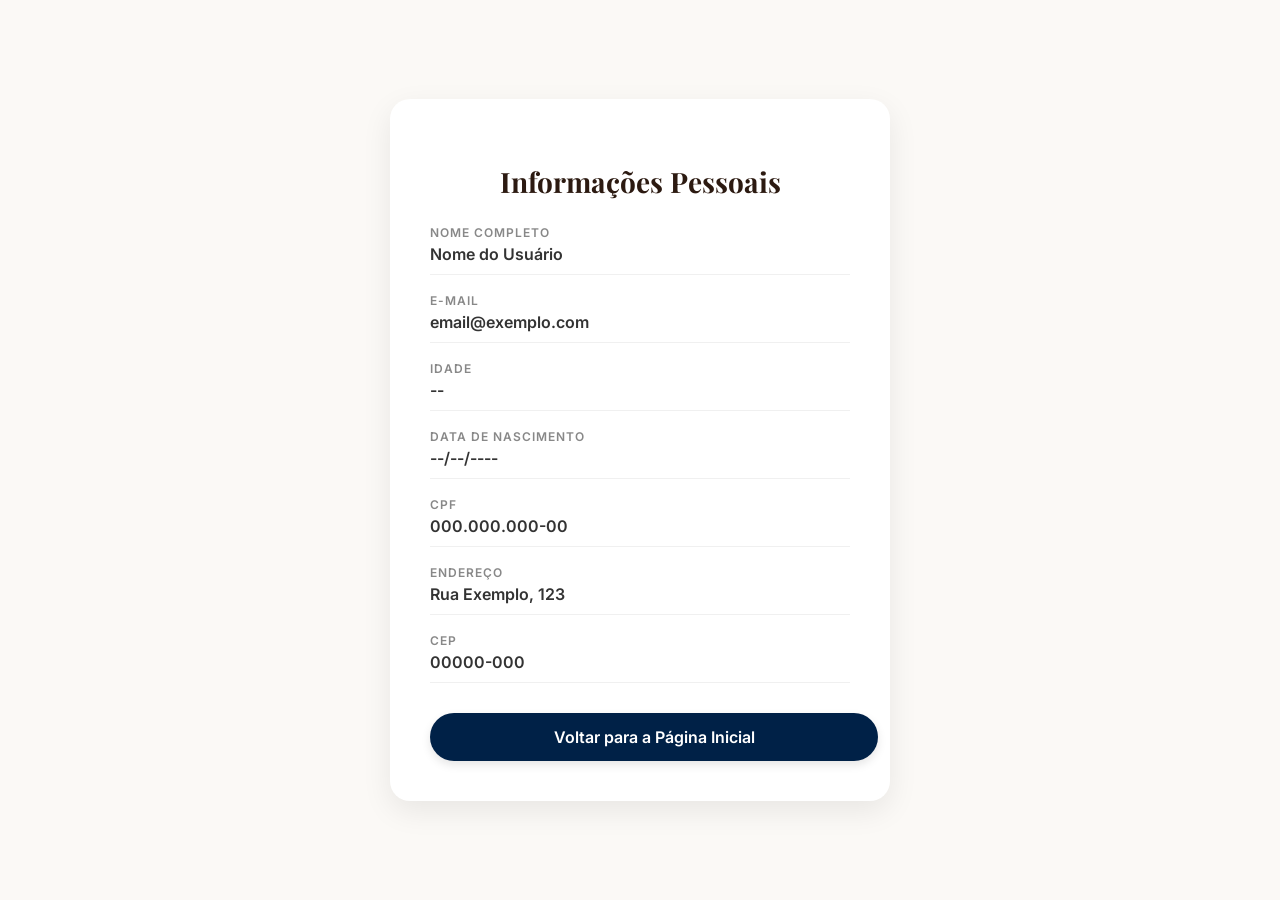
<file: fishertour/fishertour/target/classes/templates/informacoes-pessoais.html>
<!DOCTYPE html>
<html lang="pt-BR" xmlns:th="http://www.thymeleaf.org">
<head>
    <meta charset="UTF-8">
    <meta name="viewport" content="width=device-width, initial-scale=1.0">
    <title>Fisher Tour - Informações Pessoais</title>
    <style>
        @import url('https://fonts.googleapis.com/css2?family=Playfair+Display:wght@700&family=Inter:wght@400;600&display=swap');

        body {
            margin: 0;
            padding: 0;
            font-family: 'Inter', sans-serif;
            background-color: #fbf9f6;
            color: #2c1a11;
            display: flex;
            justify-content: center;
            align-items: center;
            min-height: 100vh;
        }

        .container {
            background: white;
            padding: 40px;
            border-radius: 20px;
            box-shadow: 0 10px 30px rgba(0,0,0,0.08);
            width: 100%;
            max-width: 500px;
            box-sizing: border-box;
        }

        h2 {
            font-family: 'Playfair Display', serif;
            font-size: 28px;
            margin-bottom: 25px;
            color: #2c1a11;
            text-align: center;
        }

        .info-group {
            margin-bottom: 18px;
            border-bottom: 1px solid #f0f0f0;
            padding-bottom: 10px;
        }

        .info-label {
            font-size: 12px;
            color: #888;
            font-weight: 600;
            text-transform: uppercase;
            letter-spacing: 1px;
            margin-bottom: 4px;
        }

        .info-value {
            font-size: 16px;
            color: #333;
            font-weight: 600;
        }

        .btn-voltar {
            display: block;
            width: 100%;
            background-color: #002147;
            color: white;
            text-align: center;
            padding: 14px;
            border-radius: 30px;
            text-decoration: none;
            font-weight: 600;
            margin-top: 30px;
            box-shadow: 0 4px 10px rgba(0,0,0,0.1);
            transition: background 0.2s;
        }

        .btn-voltar:hover {
            background-color: #001530;
        }
    </style>
</head>
<body>

<div class="container">
    <h2>Informações Pessoais</h2>

    <div class="info-group">
        <div class="info-label">Nome Completo</div>
        <div class="info-value" th:text="${usuario.nomeCompleto}">Nome do Usuário</div>
    </div>

    <div class="info-group">
        <div class="info-label">E-mail</div>
        <div class="info-value" th:text="${usuario.email}">email@exemplo.com</div>
    </div>

    <div class="info-group">
        <div class="info-label">Idade</div>
        <div class="info-value" th:text="${usuario.idade}">--</div>
    </div>

    <div class="info-group">
        <div class="info-label">Data de Nascimento</div>
        <div class="info-value" th:text="${usuario.dataNascimento}">--/--/----</div>
    </div>

    <div class="info-group">
        <div class="info-label">CPF</div>
        <div class="info-value" th:text="${usuario.cpf}">000.000.000-00</div>
    </div>

    <div class="info-group">
        <div class="info-label">Endereço</div>
        <div class="info-value" th:text="${usuario.endereco}">Rua Exemplo, 123</div>
    </div>

    <div class="info-group">
        <div class="info-label">CEP</div>
        <div class="info-value" th:text="${usuario.cep}">00000-000</div>
    </div>

    <a href="/" class="btn-voltar">Voltar para a Página Inicial</a>
</div>

</body>
</html>
</file>
